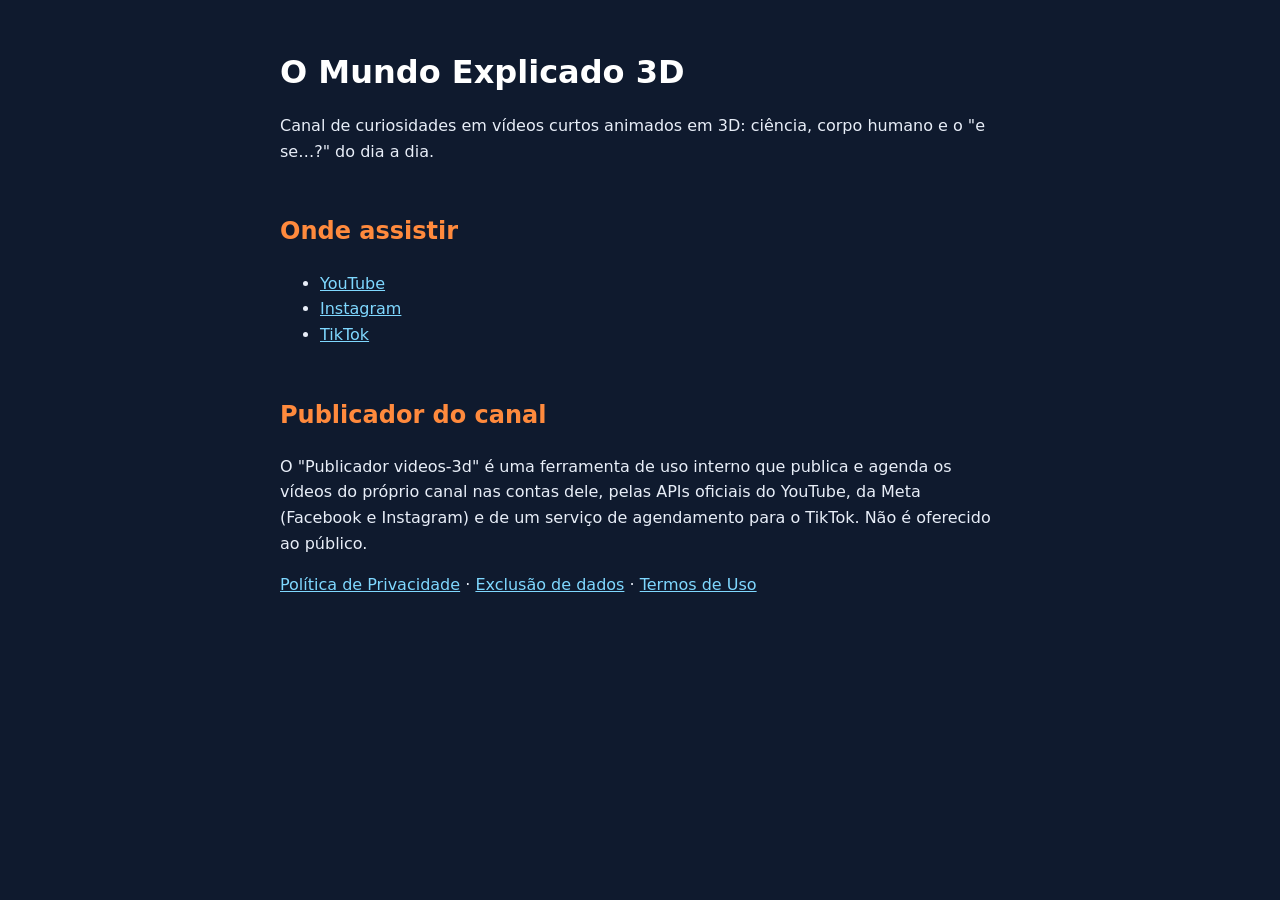
<file: index.html>
<!doctype html>
<html lang="pt-BR">
<head>
<meta charset="utf-8">
<meta name="viewport" content="width=device-width, initial-scale=1">
<title>O Mundo Explicado 3D</title>
<link rel="stylesheet" href="estilo.css">
</head>
<body>
<main>
<h1>O Mundo Explicado 3D</h1>
<p>Canal de curiosidades em vídeos curtos animados em 3D: ciência, corpo humano e o "e se…?" do dia a dia.</p>
<h2>Onde assistir</h2>
<ul>
<li><a href="https://www.youtube.com/@omundoexplicado3d">YouTube</a></li>
<li><a href="https://www.instagram.com/omundoexplicado3d">Instagram</a></li>
<li><a href="https://www.tiktok.com/@omundoexplicado3d">TikTok</a></li>
</ul>
<h2>Publicador do canal</h2>
<p>O "Publicador videos-3d" é uma ferramenta de uso interno que publica e agenda os vídeos do próprio canal nas contas dele, pelas APIs oficiais do YouTube, da Meta (Facebook e Instagram) e de um serviço de agendamento para o TikTok. Não é oferecido ao público.</p>
<p><a href="privacidade.html">Política de Privacidade</a> · <a href="exclusao-de-dados.html">Exclusão de dados</a> · <a href="termos.html">Termos de Uso</a></p>
</main>
</body>
</html>
</file>
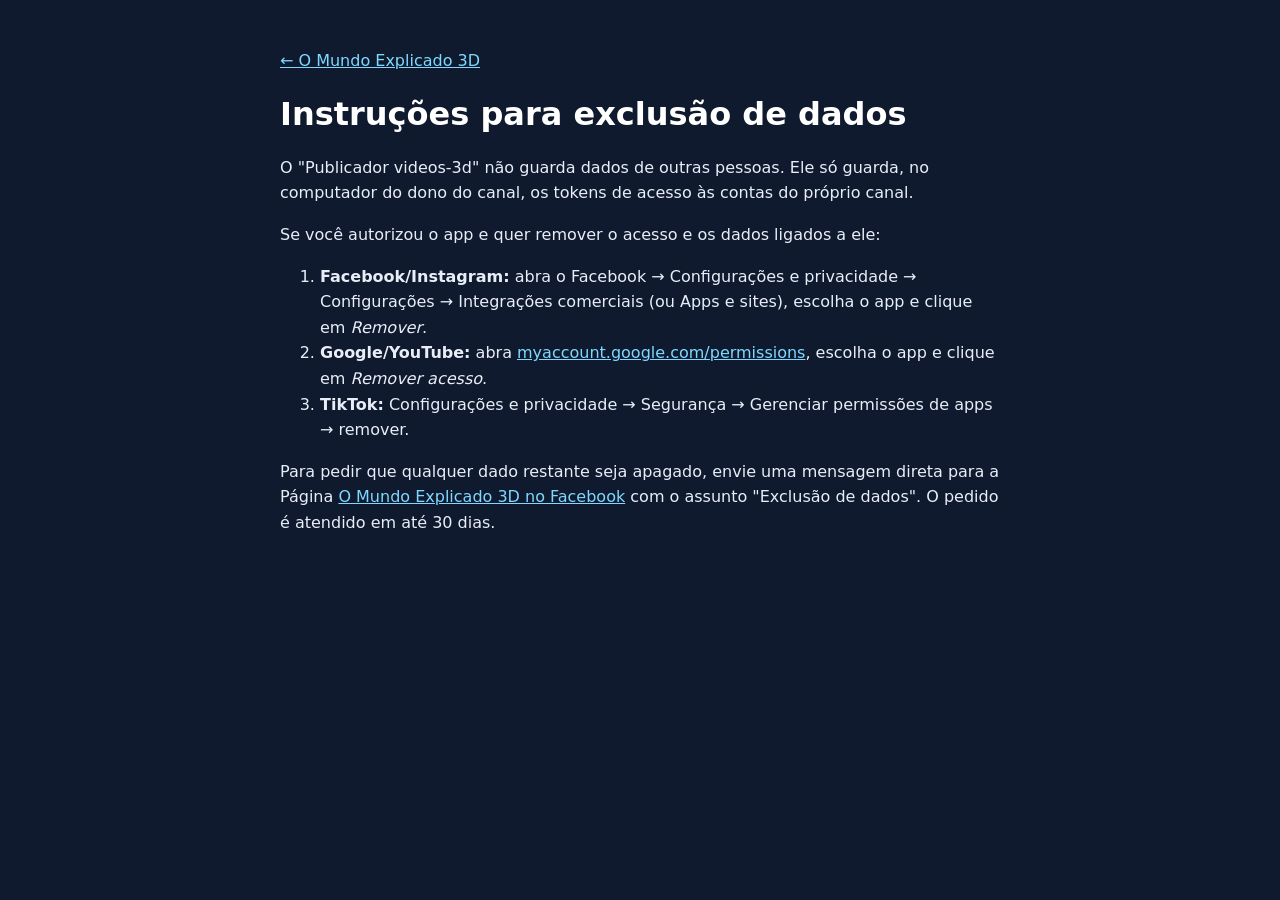
<file: exclusao-de-dados.html>
<!doctype html>
<html lang="pt-BR">
<head>
<meta charset="utf-8">
<meta name="viewport" content="width=device-width, initial-scale=1">
<title>Exclusão de dados · O Mundo Explicado 3D</title>
<link rel="stylesheet" href="estilo.css">
</head>
<body>
<main>
<p><a href="index.html">← O Mundo Explicado 3D</a></p>
<h1>Instruções para exclusão de dados</h1>
<p>O "Publicador videos-3d" não guarda dados de outras pessoas. Ele só guarda, no computador do dono do canal, os tokens de acesso às contas do próprio canal.</p>
<p>Se você autorizou o app e quer remover o acesso e os dados ligados a ele:</p>
<ol>
<li><strong>Facebook/Instagram:</strong> abra o Facebook → Configurações e privacidade → Configurações → Integrações comerciais (ou Apps e sites), escolha o app e clique em <em>Remover</em>.</li>
<li><strong>Google/YouTube:</strong> abra <a href="https://myaccount.google.com/permissions">myaccount.google.com/permissions</a>, escolha o app e clique em <em>Remover acesso</em>.</li>
<li><strong>TikTok:</strong> Configurações e privacidade → Segurança → Gerenciar permissões de apps → remover.</li>
</ol>
<p>Para pedir que qualquer dado restante seja apagado, envie uma mensagem direta para a Página <a href="https://www.facebook.com/omundoexplicado3d">O Mundo Explicado 3D no Facebook</a> com o assunto "Exclusão de dados". O pedido é atendido em até 30 dias.</p>
</main>
</body>
</html>
</file>
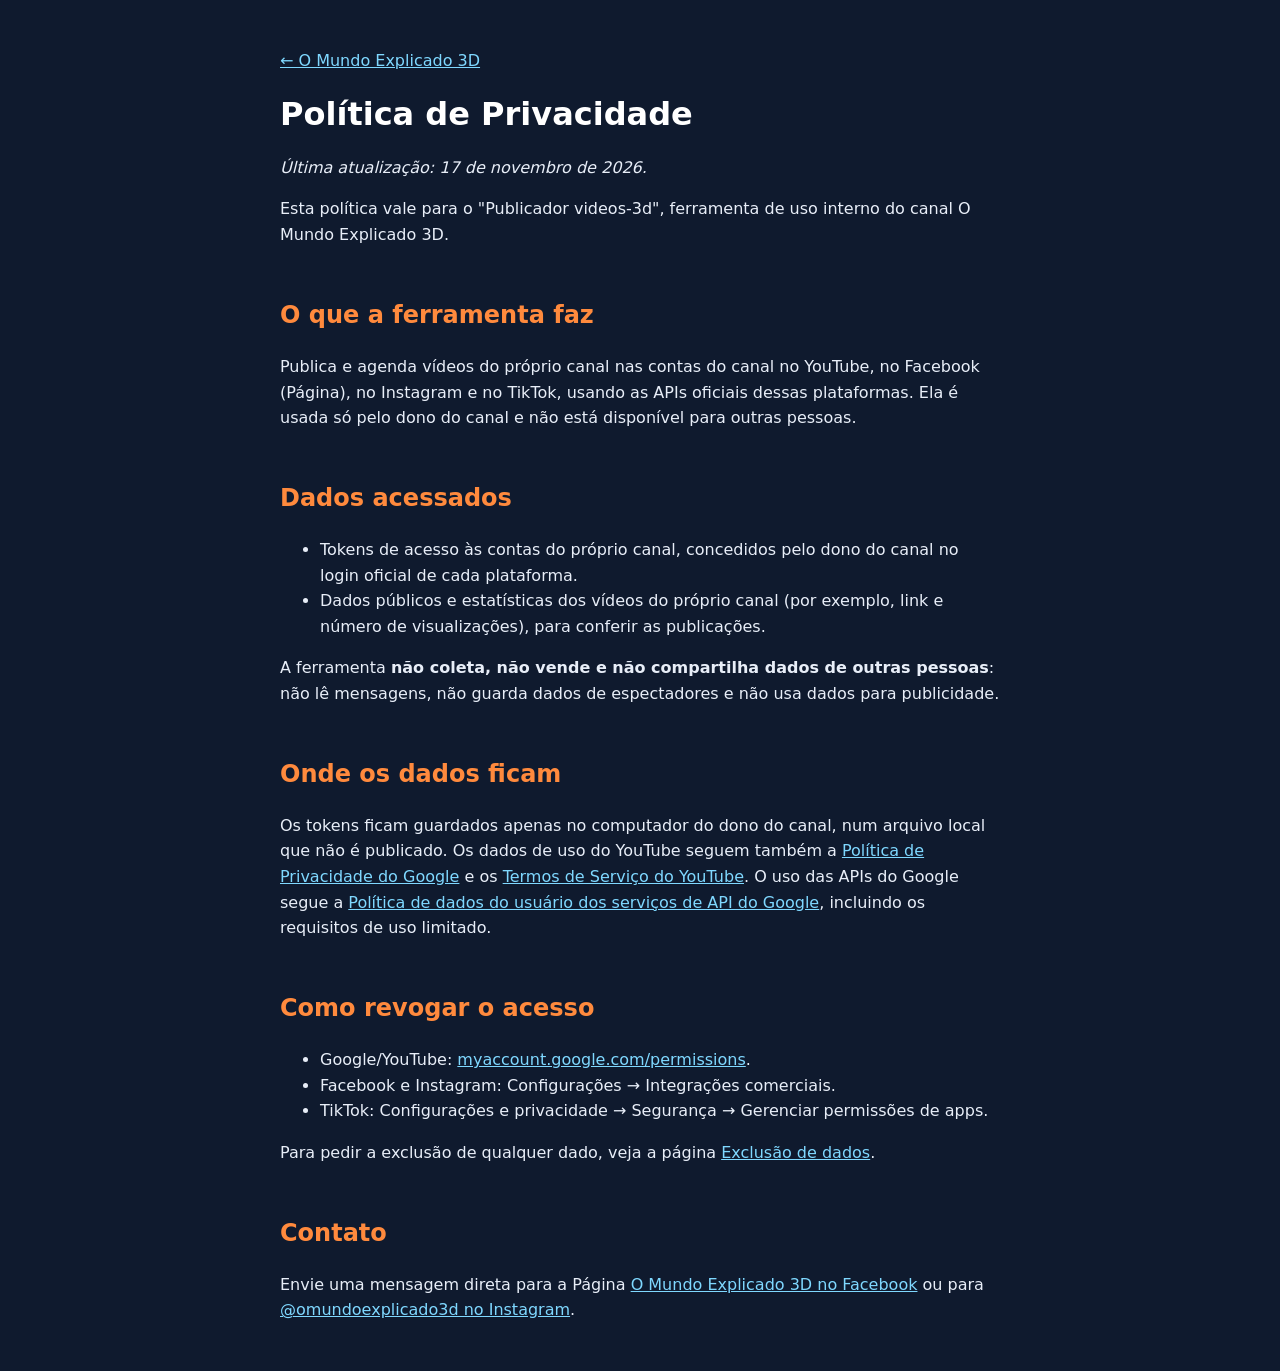
<file: privacidade.html>
<!doctype html>
<html lang="pt-BR">
<head>
<meta charset="utf-8">
<meta name="viewport" content="width=device-width, initial-scale=1">
<title>Política de Privacidade · O Mundo Explicado 3D</title>
<link rel="stylesheet" href="estilo.css">
</head>
<body>
<main>
<p><a href="index.html">← O Mundo Explicado 3D</a></p>
<h1>Política de Privacidade</h1>
<p><em>Última atualização: 17 de novembro de 2026.</em></p>
<p>Esta política vale para o "Publicador videos-3d", ferramenta de uso interno do canal O Mundo Explicado 3D.</p>
<h2>O que a ferramenta faz</h2>
<p>Publica e agenda vídeos do próprio canal nas contas do canal no YouTube, no Facebook (Página), no Instagram e no TikTok, usando as APIs oficiais dessas plataformas. Ela é usada só pelo dono do canal e não está disponível para outras pessoas.</p>
<h2>Dados acessados</h2>
<ul>
<li>Tokens de acesso às contas do próprio canal, concedidos pelo dono do canal no login oficial de cada plataforma.</li>
<li>Dados públicos e estatísticas dos vídeos do próprio canal (por exemplo, link e número de visualizações), para conferir as publicações.</li>
</ul>
<p>A ferramenta <strong>não coleta, não vende e não compartilha dados de outras pessoas</strong>: não lê mensagens, não guarda dados de espectadores e não usa dados para publicidade.</p>
<h2>Onde os dados ficam</h2>
<p>Os tokens ficam guardados apenas no computador do dono do canal, num arquivo local que não é publicado. Os dados de uso do YouTube seguem também a <a href="https://policies.google.com/privacy">Política de Privacidade do Google</a> e os <a href="https://www.youtube.com/t/terms">Termos de Serviço do YouTube</a>. O uso das APIs do Google segue a <a href="https://developers.google.com/terms/api-services-user-data-policy">Política de dados do usuário dos serviços de API do Google</a>, incluindo os requisitos de uso limitado.</p>
<h2>Como revogar o acesso</h2>
<ul>
<li>Google/YouTube: <a href="https://myaccount.google.com/permissions">myaccount.google.com/permissions</a>.</li>
<li>Facebook e Instagram: Configurações → Integrações comerciais.</li>
<li>TikTok: Configurações e privacidade → Segurança → Gerenciar permissões de apps.</li>
</ul>
<p>Para pedir a exclusão de qualquer dado, veja a página <a href="exclusao-de-dados.html">Exclusão de dados</a>.</p>
<h2>Contato</h2>
<p>Envie uma mensagem direta para a Página <a href="https://www.facebook.com/omundoexplicado3d">O Mundo Explicado 3D no Facebook</a> ou para <a href="https://www.instagram.com/omundoexplicado3d">@omundoexplicado3d no Instagram</a>.</p>
</main>
</body>
</html>
</file>
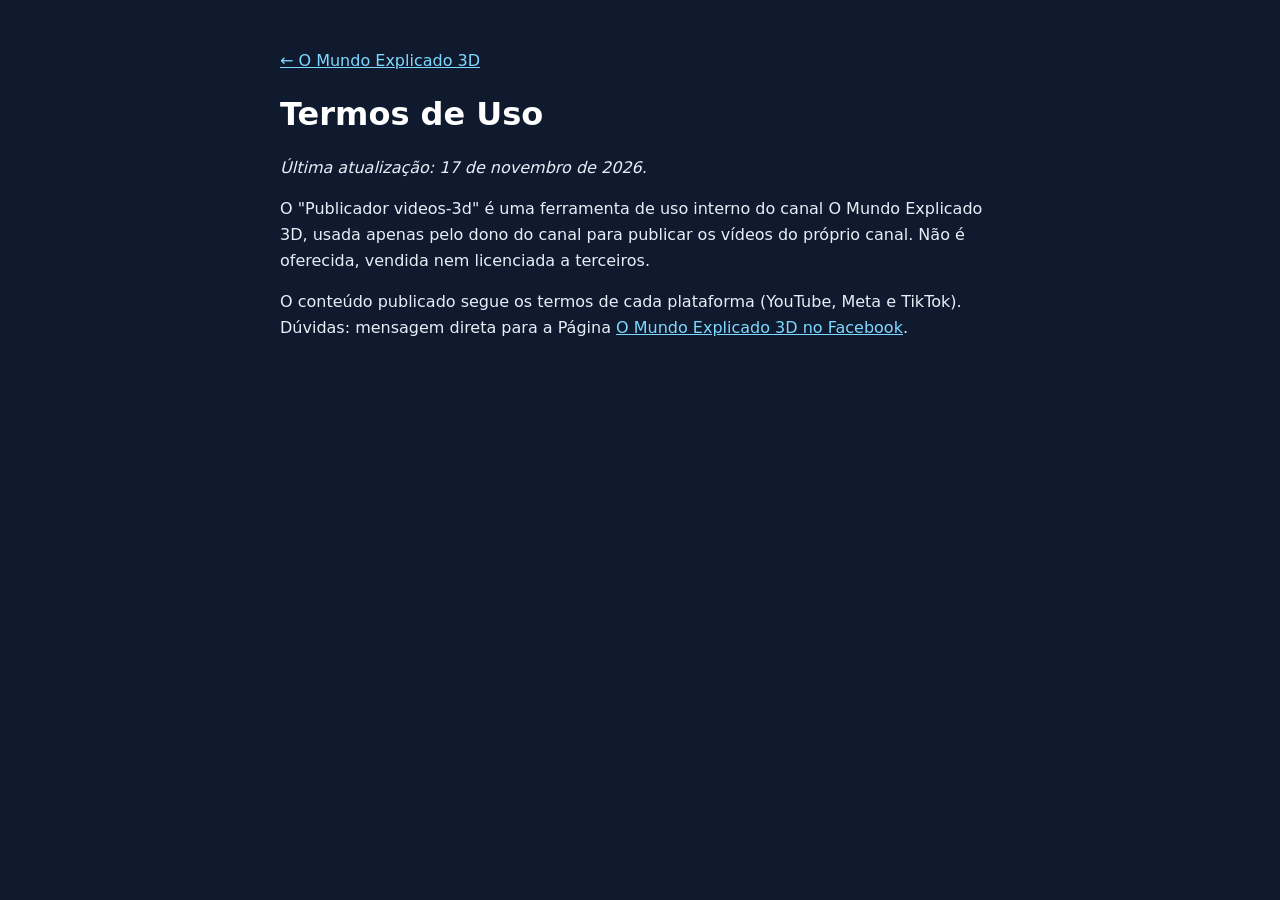
<file: termos.html>
<!doctype html>
<html lang="pt-BR">
<head>
<meta charset="utf-8">
<meta name="viewport" content="width=device-width, initial-scale=1">
<title>Termos de Uso · O Mundo Explicado 3D</title>
<link rel="stylesheet" href="estilo.css">
</head>
<body>
<main>
<p><a href="index.html">← O Mundo Explicado 3D</a></p>
<h1>Termos de Uso</h1>
<p><em>Última atualização: 17 de novembro de 2026.</em></p>
<p>O "Publicador videos-3d" é uma ferramenta de uso interno do canal O Mundo Explicado 3D, usada apenas pelo dono do canal para publicar os vídeos do próprio canal. Não é oferecida, vendida nem licenciada a terceiros.</p>
<p>O conteúdo publicado segue os termos de cada plataforma (YouTube, Meta e TikTok). Dúvidas: mensagem direta para a Página <a href="https://www.facebook.com/omundoexplicado3d">O Mundo Explicado 3D no Facebook</a>.</p>
</main>
</body>
</html>
</file>
<file: estilo.css>
body{margin:0;background:#0f1a2e;color:#e8eef8;font:16px/1.6 system-ui,-apple-system,Segoe UI,Roboto,sans-serif}
main{max-width:720px;margin:0 auto;padding:32px 16px}
h1{color:#fff;line-height:1.2}
h2{color:#ff8a3d;margin-top:2em}
a{color:#7fd8ff}
</file>
